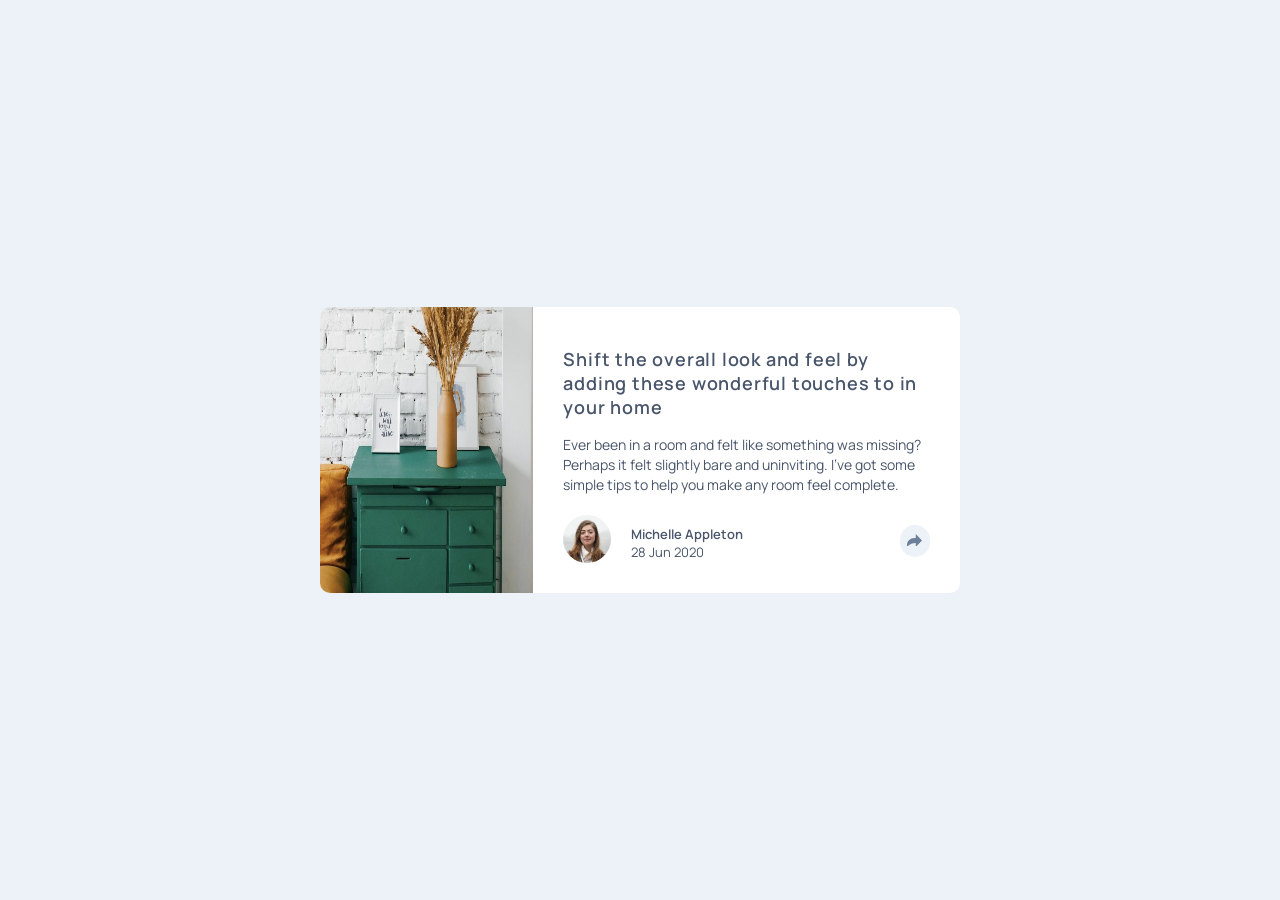
<file: index.html>
<!DOCTYPE html>
<html lang="en">
<head>
  <meta charset="UTF-8">
  <meta name="viewport" content="width=device-width, initial-scale=1.0">

  <link rel="icon" type="image/png" sizes="32x32" href="./images/favicon-32x32.png">
  <link rel="stylesheet" href="./styles.css">

  <link rel="preconnect" href="https://fonts.googleapis.com">
  <link rel="preconnect" href="https://fonts.gstatic.com" crossorigin>
  <link href="https://fonts.googleapis.com/css2?family=Manrope:wght@200..800&family=Outfit:wght@100..900&display=swap" rel="stylesheet">

  <title>Frontend Mentor | Article preview component</title>

</head>
<body>
  <main>
    <section>
      <img src="./images/drawers.jpg" alt="Drawer image">
    </section>

    <article>
      <div class="furniture">
        <p class="bold-desc">Shift the overall look and feel by adding these wonderful 
          touches to in your home</p>
        <p class="light-desc">Ever been in a room and felt like something was missing? Perhaps 
          it felt slightly bare and uninviting. I've got some simple tips 
          to help you make any room feel complete.</p>
      </div>

      <div class="user-info">
        <img  class="user-img" src="./images/avatar-michelle.jpg" alt="User image">
        <div class="user-desc">
          <p class="user-name">Michelle Appleton</p>
          <p class="post-date">28 Jun 2020</p>
        </div>

        <section id="hoverState">
          <div class="innerBox">
            <div class="shareText">SHARE</div>
            <svg class="facebook icon" xmlns="http://www.w3.org/2000/svg" width="20" height="20">
              <path fill="#FFF" d="M18.896 0H1.104C.494 0 0 .494 0 1.104v17.793C0 19.506.494 20 1.104 20h9.58v-7.745H8.076V9.237h2.606V7.01c0-2.583 1.578-3.99 3.883-3.99 1.104 0 2.052.082 2.329.119v2.7h-1.598c-1.254 0-1.496.597-1.496 1.47v1.928h2.989l-.39 3.018h-2.6V20h5.098c.608 0 1.102-.494 1.102-1.104V1.104C20 .494 19.506 0 18.896 0z"/>
            </svg>
            <svg class="twitter icon" xmlns="http://www.w3.org/2000/svg" width="20" height="17">
              <path fill="#FFF" d="M20 2.172a8.192 8.192 0 01-2.357.646 4.11 4.11 0 001.804-2.27 8.22 8.22 0 01-2.605.996A4.096 4.096 0 0013.847.248c-2.65 0-4.596 2.472-3.998 5.037A11.648 11.648 0 011.392 1a4.109 4.109 0 001.27 5.478 4.086 4.086 0 01-1.858-.513c-.045 1.9 1.318 3.679 3.291 4.075a4.113 4.113 0 01-1.853.07 4.106 4.106 0 003.833 2.849A8.25 8.25 0 010 14.658a11.616 11.616 0 006.29 1.843c7.618 0 11.922-6.434 11.663-12.205A8.354 8.354 0 0020 2.172z"/>
            </svg>
            <svg class="pinterest icon" xmlns="http://www.w3.org/2000/svg" width="20" height="20">
              <path fill="#FFF" d="M10 0C4.478 0 0 4.477 0 10c0 4.237 2.636 7.855 6.356 9.312-.088-.791-.167-2.005.035-2.868.182-.78 1.172-4.97 1.172-4.97s-.299-.6-.299-1.486c0-1.39.806-2.428 1.81-2.428.852 0 1.264.64 1.264 1.408 0 .858-.545 2.14-.828 3.33-.236.995.5 1.807 1.48 1.807 1.778 0 3.144-1.874 3.144-4.58 0-2.393-1.72-4.068-4.177-4.068-2.845 0-4.515 2.135-4.515 4.34 0 .859.331 1.781.745 2.281a.3.3 0 01.069.288l-.278 1.133c-.044.183-.145.223-.335.134-1.249-.581-2.03-2.407-2.03-3.874 0-3.154 2.292-6.052 6.608-6.052 3.469 0 6.165 2.473 6.165 5.776 0 3.447-2.173 6.22-5.19 6.22-1.013 0-1.965-.525-2.291-1.148l-.623 2.378c-.226.869-.835 1.958-1.244 2.621.937.29 1.931.446 2.962.446 5.522 0 10-4.477 10-10S15.522 0 10 0z"/>
            </svg>
          </div>
          <div class="arrowBox"></div>
        </section>

        <div class="icon-share">
          <svg id="svgImage" xmlns="http://www.w3.org/2000/svg" width="16" height="12">
            <path fill="#6E8098" d="M15 6.495L8.766.014V3.88H7.441C3.33 3.88 0 7.039 0 10.936v2.049l.589-.612C2.59 10.294 5.422 9.11 8.39 9.11h.375v3.867L15 6.495z"/>
          </svg>
        </div>
      </div>
    </article>
  </main>

  <footer>
    <div class="attribution">
      Challenge by <a href="https://www.frontendmentor.io?ref=challenge" target="_blank">Frontend Mentor</a>. 
      Coded by <a href="#">Bashir Umar Idris</a>.
    </div>
  </footer>
  <script src="./script.js"></script>
</body>
</html>
</file>
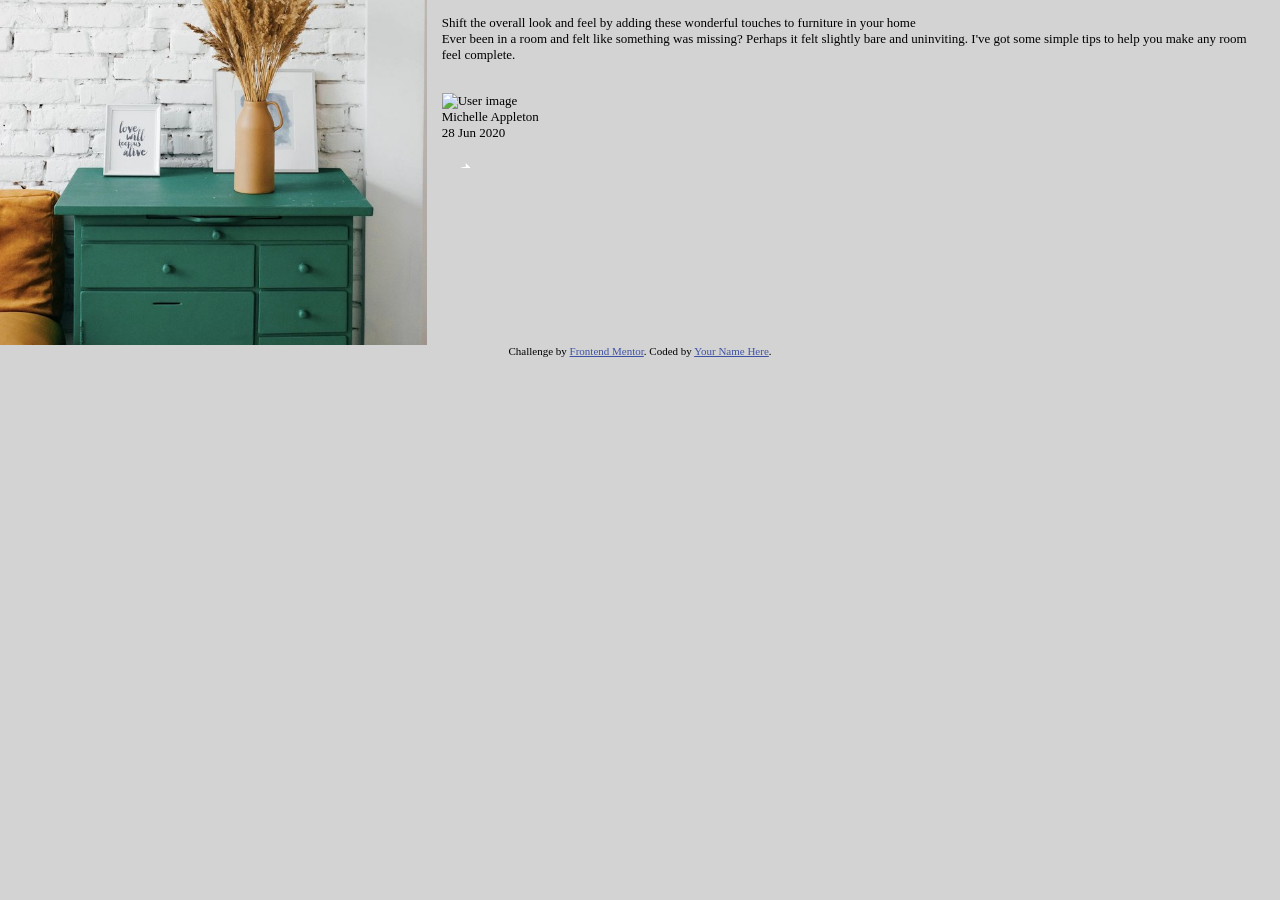
<file: solution/index.html>
<!DOCTYPE html>
<html lang="en">
<head>
  <meta charset="UTF-8">
  <meta name="viewport" content="width=device-width, initial-scale=1.0"> <!-- displays site properly based on user's device -->

  <link rel="icon" type="image/png" sizes="32x32" href="./images/favicon-32x32.png">
  <link rel="stylesheet" href="./styles.css">

  <title>Frontend Mentor | Article preview component</title>

</head>
<body>
  <main>
    <section>
      <img src="../images/drawers.jpg" alt="Drawer image">
    </section>

    <article>
      <div class="furniture">
        <p>Shift the overall look and feel by adding these wonderful 
          touches to furniture in your home</p>
        <p>Ever been in a room and felt like something was missing? Perhaps 
          it felt slightly bare and uninviting. I've got some simple tips 
          to help you make any room feel complete.</p>
      </div>

      <div class="user-info">
        <img  class="user-img" scr="../images/avatar-michelle.jpg" alt="User image">
        <p class="user-name">Michelle Appleton</p>
        <p class="date">28 Jun 2020</p>
        <div class="share-icon">
          <img src="../images/icon-share.svg" alt="Share icon">
        </div>
      </div>
    </article>
  </main>

  <footer>
    <div class="attribution">
      Challenge by <a href="https://www.frontendmentor.io?ref=challenge" target="_blank">Frontend Mentor</a>. 
      Coded by <a href="#">Your Name Here</a>.
    </div>
  </footer>
</body>
</html>
</file>
<file: styles.css>
:root {
    --font-color: hsl(217, 19%, 35%);
    --Desaturated-Dark-Blue: hsl(214, 17%, 51%);
    --Desaturated-Dark-Blue:: hsl(214, 64%, 92%);
    --Light-Grayish-Blue: hsl(210, 46%, 95%);
    --font-family: "Manrope", sans-serif;
}

* {
    box-sizing: border-box;
    margin: 0;
    padding: 0;
}

body {
    width: 100vw;
    height: 100vh;
    display: grid;
    place-content: center;
    background-color: var(--Light-Grayish-Blue);
    font-family: var(--font-family);
}

main {
    display: grid;
    grid-template-columns: 1fr 2fr;
    width: 50vw;
    background-color: hsl(0, 0%, 100%);
    border-radius: 10px;
}

p {
    color: var(--font-color);
}

section img {
    width: 100%;
    height: 100%;
    border-radius: 10px 0  0 10px;
}

article {
    display: flex;
    flex-direction: column;
    margin: 15px;
    padding: 15px;
    position: relative;
}

article .furniture {
    margin: 10px 0;
    font-family: var(--font-family);
}
.furniture .bold-desc {
    font-weight: 600;
    font-size: 18px;
    letter-spacing: 0.8px;
}
.furniture .light-desc {
    font-size: 14px;
    line-height: 20px;
    margin-top: 1rem;
}

.user-info {
    display: block;
    font-size: 13px;
}

.user-info .user-img {
    float: left;
    margin: 10px 20px 0 0;
    width: 48px;
    border-radius: 24px;
}

.user-info .user-desc .user-name {
    font-weight: 600;
}

.user-info div:not(#hoverState) {
    display: inline-block;
    margin-top: 20px;
}

.user-info .icon-share {
    float: right;
    width: 30px;
    border-radius: 15px;
    padding: 7px;
    background-color: hsl(210, 46%, 95%);
}

#hoverState {
    display: flex;
    flex-direction: column;
    justify-content: center;
    align-items: center;
    width: 13rem;
    height: 2.6rem;
    background-color: #455364;
    border-radius: 6px;
    position: absolute;
    top: 95px;
    left: 290px;
    /* display: none; */
}

.shareText {
    margin: 6px;
    font-size: 15px;
    font-weight: 100;
    color: #dddada;
    letter-spacing: 4px;
    font-family: system-ui;
}

.icon {
    margin: 0px 0px -4px 6px;
}
      
.arrowBox {
    border-left: 15px solid transparent;
    border-right: 15px solid transparent;
    border-top: 16px solid #455364;
    position: relative;
    top: -15px;
}

footer .attribution {
    font-size: 11px;
    text-align: center;
    display: none;
}
.attribution a {
    color: hsl(228, 45%, 44%);
}

@media (max-width: 375px) {
    body {
        display: grid;
        place-items: center;
        width: 100vw;
        height: 100vh;
    }

    main {
        display: grid;
        grid-template-columns: 1fr;
        width: 80%;
        position: relative;
    }

    section img {
        border-radius: 10px 10px 0 0;
    }

    article {
        display: flex;
        flex-direction: column;
        margin: 15px;
        padding: 15px;
        position: unset;
    }

    .user-info {
        display: block;
        font-size: 13px;
    }

    #hoverState {
        width: 100%;
        height: 4.4rem;
        border-radius: 6px;
        position: absolute;
        top: 510px;
        left: 0;
    }

    #hoverState .arrowBox {
        display: none;
    }
}
</file>
<file: solution/styles.css>
* {
    box-sizing: border-box;
    margin: 0;
    padding: 0;
}

body {
    background-color: lightgrey;
    font-size: 13px;
}

main {
    display: grid;
    grid-template-columns: 1fr 2fr;
    margin: 0 auto;
    border-radius: 15px;
}

section img {
    width: 100%;
    height: 100%;
}

article {
    display: flex;
    flex-direction: column;
}

article div {
    padding: 15px;
}

.user-info {
    display: inline;
}

footer .attribution {
    font-size: 11px; text-align: center;
}
.attribution a {
    color: hsl(228, 45%, 44%);
}
</file>
